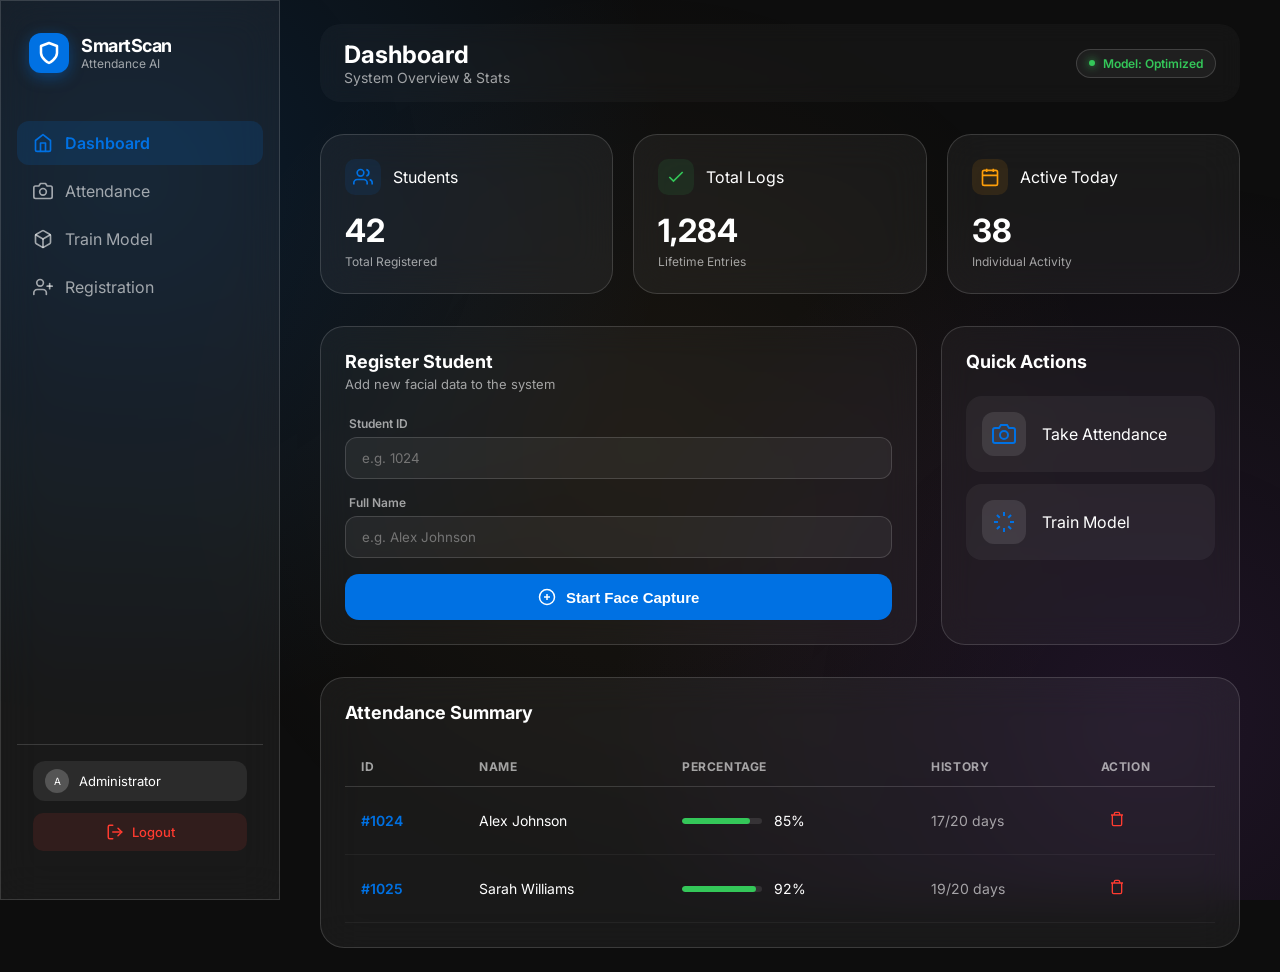
<file: StudentDetails/index/index.html>
<!DOCTYPE html>
<html lang="en">
<head>
    <meta charset="UTF-8">
    <meta name="viewport" content="width=device-width, initial-scale=1.0">
    <title>Smart Attendance | Face Recognition</title>
    <!-- Google Fonts for Apple-like Typography -->
    <link href="https://fonts.googleapis.com/css2?family=Inter:wght@300;400;500;600;700&display=swap" rel="stylesheet">
    <style>
        :root {
            --primary: #0071e3;
            --primary-hover: #0077ed;
            --success: #34c759;
            --warning: #ff9f0a;
            --danger: #ff3b30;
            --bg-dark: #000000;
            --glass-bg: rgba(255, 255, 255, 0.1);
            --glass-border: rgba(255, 255, 255, 0.15);
            --text-main: #ffffff;
            --text-muted: rgba(255, 255, 255, 0.6);
        }

        * {
            margin: 0;
            padding: 0;
            box-sizing: border-box;
        }

        body {
            font-family: 'Inter', -apple-system, BlinkMacSystemFont, sans-serif;
            background-color: #0d0d0d;
            color: var(--text-main);
            min-height: 100vh;
            overflow-x: hidden;
        }

        /* --- Animated Mesh Background --- */
        .background-blobs {
            position: fixed;
            top: 0;
            left: 0;
            width: 100%;
            height: 100%;
            z-index: -1;
            background: radial-gradient(circle at 10% 20%, rgba(0, 113, 227, 0.15) 0%, transparent 40%),
                        radial-gradient(circle at 90% 80%, rgba(131, 58, 180, 0.15) 0%, transparent 40%),
                        radial-gradient(circle at 50% 50%, rgba(252, 176, 69, 0.05) 0%, transparent 60%);
        }

        .glass {
            background: rgba(255, 255, 255, 0.05);
            backdrop-filter: blur(20px);
            -webkit-backdrop-filter: blur(20px);
            border: 1px solid var(--glass-border);
        }

        .glass-light {
            background: rgba(255, 255, 255, 0.03);
            backdrop-filter: blur(10px);
            -webkit-backdrop-filter: blur(10px);
        }

        /* --- Layout Structure --- */
        .app-layout {
            display: flex;
            min-height: 100vh;
        }

        .sidebar {
            width: 280px;
            padding: 32px 16px;
            display: flex;
            flex-direction: column;
            border-right: 1px solid var(--glass-border);
            position: sticky;
            top: 0;
            height: 100vh;
        }

        .sidebar-brand {
            display: flex;
            align-items: center;
            gap: 12px;
            margin-bottom: 48px;
            padding-left: 12px;
        }

        .logo-icon {
            width: 40px;
            height: 40px;
            background: var(--primary);
            border-radius: 12px;
            display: flex;
            align-items: center;
            justify-content: center;
            box-shadow: 0 4px 15px rgba(0, 113, 227, 0.4);
        }

        .sidebar-brand h1 {
            font-size: 18px;
            font-weight: 700;
            letter-spacing: -0.5px;
        }

        .sidebar-brand p {
            font-size: 12px;
            color: var(--text-muted);
        }

        .sidebar-nav {
            flex: 1;
        }

        .nav-item {
            display: flex;
            align-items: center;
            gap: 12px;
            padding: 12px 16px;
            text-decoration: none;
            color: var(--text-muted);
            border-radius: 12px;
            transition: all 0.2s ease;
            margin-bottom: 4px;
        }

        .nav-item:hover {
            background: rgba(255, 255, 255, 0.05);
            color: var(--text-main);
        }

        .nav-item.active {
            background: rgba(0, 113, 227, 0.15);
            color: var(--primary);
            font-weight: 600;
        }

        .sidebar-footer {
            padding: 16px;
            border-top: 1px solid var(--glass-border);
            display: flex;
            flex-direction: column;
            gap: 12px;
        }

        .user-pill {
            background: rgba(255, 255, 255, 0.08);
            padding: 8px 12px;
            border-radius: 12px;
            display: flex;
            align-items: center;
            gap: 10px;
            font-size: 13px;
        }

        .avatar {
            width: 24px;
            height: 24px;
            background: #555;
            border-radius: 50%;
            display: flex;
            align-items: center;
            justify-content: center;
            font-size: 10px;
        }

        .btn-logout {
            display: flex;
            align-items: center;
            justify-content: center;
            gap: 8px;
            padding: 10px;
            background: rgba(255, 59, 48, 0.1);
            color: var(--danger);
            text-decoration: none;
            border-radius: 10px;
            font-size: 13px;
            font-weight: 500;
        }

        /* --- Main Content --- */
        .main-content {
            flex: 1;
            padding: 24px 40px;
            background: transparent;
        }

        .top-nav {
            display: flex;
            justify-content: space-between;
            align-items: center;
            padding: 16px 24px;
            border-radius: 20px;
            margin-bottom: 32px;
        }

        .page-title h2 {
            font-size: 24px;
            font-weight: 700;
        }

        .page-title p {
            font-size: 14px;
            color: var(--text-muted);
        }

        .top-nav-actions {
            display: flex;
            gap: 12px;
        }

        .status-badge {
            padding: 6px 12px;
            border-radius: 20px;
            font-size: 12px;
            font-weight: 600;
            display: flex;
            align-items: center;
            gap: 8px;
            background: rgba(255, 255, 255, 0.05);
            border: 1px solid var(--glass-border);
        }

        .status-badge.ready { color: var(--success); }
        .status-badge.ready .dot { background: var(--success); box-shadow: 0 0 8px var(--success); }
        .status-badge.warning { color: var(--warning); }

        .dot { width: 6px; height: 6px; border-radius: 50%; }

        /* --- Stats Grid --- */
        .stats-grid {
            display: grid;
            grid-template-columns: repeat(3, 1fr);
            gap: 20px;
            margin-bottom: 32px;
        }

        .stat-card {
            padding: 24px;
            border-radius: 24px;
        }

        .stat-header {
            display: flex;
            align-items: center;
            gap: 12px;
            margin-bottom: 16px;
        }

        .icon-box {
            width: 36px;
            height: 36px;
            border-radius: 10px;
            display: flex;
            align-items: center;
            justify-content: center;
        }

        .icon-box.blue { background: rgba(0, 113, 227, 0.1); color: var(--primary); }
        .icon-box.green { background: rgba(52, 199, 89, 0.1); color: var(--success); }
        .icon-box.orange { background: rgba(255, 159, 10, 0.1); color: var(--warning); }

        .stat-card .value {
            font-size: 32px;
            font-weight: 700;
            margin-bottom: 4px;
        }

        .stat-card .trend {
            font-size: 12px;
            color: var(--text-muted);
        }

        /* --- Panels & Forms --- */
        .main-grid {
            display: grid;
            grid-template-columns: 2fr 1fr;
            gap: 24px;
            margin-bottom: 32px;
        }

        .glass-section {
            padding: 24px;
            border-radius: 24px;
            background: rgba(255, 255, 255, 0.04);
            border: 1px solid var(--glass-border);
            backdrop-filter: blur(15px);
            -webkit-backdrop-filter: blur(15px);
        }

        .section-header {
            margin-bottom: 24px;
        }

        .section-header h3 {
            font-size: 18px;
            margin-bottom: 4px;
        }

        .section-header p {
            font-size: 13px;
            color: var(--text-muted);
        }

        .ios-form .input-group {
            margin-bottom: 16px;
        }

        .ios-form label {
            display: block;
            font-size: 12px;
            font-weight: 600;
            color: var(--text-muted);
            margin-bottom: 6px;
            padding-left: 4px;
        }

        .ios-form input {
            width: 100%;
            padding: 12px 16px;
            background: rgba(255, 255, 255, 0.05);
            border: 1px solid var(--glass-border);
            border-radius: 12px;
            color: white;
            font-family: inherit;
            transition: 0.2s;
        }

        .ios-form input:focus {
            outline: none;
            border-color: var(--primary);
            background: rgba(255, 255, 255, 0.08);
        }

        .btn-primary {
            width: 100%;
            padding: 14px;
            background: var(--primary);
            color: white;
            border: none;
            border-radius: 14px;
            font-weight: 600;
            font-size: 15px;
            cursor: pointer;
            display: flex;
            align-items: center;
            justify-content: center;
            gap: 10px;
            transition: 0.3s;
        }

        .btn-primary:hover {
            background: var(--primary-hover);
            transform: translateY(-2px);
            box-shadow: 0 8px 20px rgba(0, 113, 227, 0.3);
        }

        .action-buttons {
            display: flex;
            flex-direction: column;
            gap: 12px;
        }

        .action-btn {
            display: flex;
            align-items: center;
            gap: 16px;
            padding: 16px;
            background: rgba(255, 255, 255, 0.05);
            border-radius: 16px;
            text-decoration: none;
            color: var(--text-main);
            transition: 0.2s;
        }

        .action-btn:hover {
            background: rgba(255, 255, 255, 0.1);
            transform: scale(1.02);
        }

        .action-btn .icon {
            width: 44px;
            height: 44px;
            border-radius: 12px;
            background: rgba(255, 255, 255, 0.1);
            display: flex;
            align-items: center;
            justify-content: center;
            color: var(--primary);
        }

        /* --- Table --- */
        .table-container {
            border-radius: 24px;
            overflow: hidden;
            padding: 24px;
        }

        .table-wrapper {
            width: 100%;
            overflow-x: auto;
        }

        table {
            width: 100%;
            border-collapse: collapse;
        }

        th {
            text-align: left;
            padding: 12px 16px;
            font-size: 12px;
            text-transform: uppercase;
            color: var(--text-muted);
            letter-spacing: 0.05em;
            border-bottom: 1px solid var(--glass-border);
        }

        td {
            padding: 16px;
            border-bottom: 1px solid rgba(255, 255, 255, 0.05);
            font-size: 14px;
        }

        .font-bold { font-weight: 600; color: var(--primary); }
        .muted { color: var(--text-muted); }

        .progress-cell {
            display: flex;
            align-items: center;
            gap: 12px;
        }

        .progress-bar {
            width: 80px;
            height: 6px;
            background: rgba(255, 255, 255, 0.1);
            border-radius: 10px;
            overflow: hidden;
        }

        .progress-bar .fill {
            height: 100%;
            background: var(--success);
            border-radius: 10px;
        }

        .btn-icon-danger {
            padding: 8px;
            background: transparent;
            border: none;
            color: var(--danger);
            cursor: pointer;
            border-radius: 8px;
            transition: 0.2s;
        }

        /* --- Animations --- */
        .animate-up {
            opacity: 0;
            transform: translateY(20px);
            animation: slideUp 0.6s cubic-bezier(0.2, 0.8, 0.2, 1) forwards;
            animation-delay: var(--delay);
        }

        @keyframes slideUp {
            to {
                opacity: 1;
                transform: translateY(0);
            }
        }

        @media (max-width: 1024px) {
            .sidebar { width: 80px; padding: 24px 8px; }
            .sidebar-brand div, .nav-item span, .user-pill span, .btn-logout span { display: none; }
            .main-grid { grid-template-columns: 1fr; }
            .stats-grid { grid-template-columns: 1fr 1fr; }
        }
    </style>
</head>
<body>
    <div class="background-blobs"></div>

    <!-- 
      Yahan logic hidden hai preview ke liye. 
      Actual implementation mein {% if session.get('admin') %} use hoga.
    -->
    <div class="app-layout">
        <aside class="sidebar glass">
            <div class="sidebar-brand">
                <div class="logo-icon">
                    <svg width="24" height="24" viewBox="0 0 24 24" fill="none" stroke="currentColor" stroke-width="2.5" stroke-linecap="round" stroke-linejoin="round"><path d="M12 22s8-4 8-10V5l-8-3-8 3v7c0 6 8 10 8 10z"/></svg>
                </div>
                <div>
                    <h1>SmartScan</h1>
                    <p>Attendance AI</p>
                </div>
            </div>

            <nav class="sidebar-nav">
                <a href="#" class="nav-item active">
                    <svg width="20" height="20" viewBox="0 0 24 24" fill="none" stroke="currentColor" stroke-width="2" stroke-linecap="round" stroke-linejoin="round"><path d="M3 9l9-7 9 7v11a2 2 0 0 1-2 2H5a2 2 0 0 1-2-2z"/><polyline points="9 22 9 12 15 12 15 22"/></svg>
                    <span>Dashboard</span>
                </a>
                <a href="#" class="nav-item">
                    <svg width="20" height="20" viewBox="0 0 24 24" fill="none" stroke="currentColor" stroke-width="2" stroke-linecap="round" stroke-linejoin="round"><path d="M23 19a2 2 0 0 1-2 2H3a2 2 0 0 1-2-2V8a2 2 0 0 1 2-2h4l2-3h6l2 3h4a2 2 0 0 1 2 2z"/><circle cx="12" cy="13" r="4"/></svg>
                    <span>Attendance</span>
                </a>
                <a href="#" class="nav-item">
                    <svg width="20" height="20" viewBox="0 0 24 24" fill="none" stroke="currentColor" stroke-width="2" stroke-linecap="round" stroke-linejoin="round"><path d="M21 16V8a2 2 0 0 0-1-1.73l-7-4a2 2 0 0 0-2 0l-7 4A2 2 0 0 0 3 8v8a2 2 0 0 0 1 1.73l7 4a2 2 0 0 0 2 0l7-4A2 2 0 0 0 21 16z"/><polyline points="3.27 6.96 12 12.01 20.73 6.96"/><line x1="12" y1="22.08" x2="12" y2="12"/></svg>
                    <span>Train Model</span>
                </a>
                <a href="#" class="nav-item">
                    <svg width="20" height="20" viewBox="0 0 24 24" fill="none" stroke="currentColor" stroke-width="2" stroke-linecap="round" stroke-linejoin="round"><path d="M16 21v-2a4 4 0 0 0-4-4H5a4 4 0 0 0-4 4v2"/><circle cx="8.5" cy="7" r="4"/><line x1="20" y1="8" x2="20" y2="14"/><line x1="23" y1="11" x2="17" y2="11"/></svg>
                    <span>Registration</span>
                </a>
            </nav>

            <div class="sidebar-footer">
                <div class="user-pill glass-dark">
                    <div class="avatar">A</div>
                    <span>Administrator</span>
                </div>
                <a href="#" class="btn-logout">
                    <svg width="18" height="18" viewBox="0 0 24 24" fill="none" stroke="currentColor" stroke-width="2" stroke-linecap="round" stroke-linejoin="round"><path d="M9 21H5a2 2 0 0 1-2-2V5a2 2 0 0 1 2-2h4"/><polyline points="16 17 21 12 16 7"/><line x1="21" y1="12" x2="9" y2="12"/></svg>
                    <span>Logout</span>
                </a>
            </div>
        </aside>

        <main class="main-content">
            <header class="top-nav glass-light">
                <div class="page-title">
                    <h2>Dashboard</h2>
                    <p>System Overview & Stats</p>
                </div>
                <div class="top-nav-actions">
                    <div class="status-badge ready">
                        <div class="dot"></div>
                        Model: Optimized
                    </div>
                </div>
            </header>

            <div class="content-body">
                <div class="stats-grid">
                    <div class="stat-card glass animate-up" style="--delay: 0.1s">
                        <div class="stat-header">
                            <div class="icon-box blue"><svg width="20" height="20" viewBox="0 0 24 24" fill="none" stroke="currentColor" stroke-width="2"><path d="M17 21v-2a4 4 0 0 0-4-4H5a4 4 0 0 0-4 4v2"/><circle cx="9" cy="7" r="4"/><path d="M23 21v-2a4 4 0 0 0-3-3.87"/><path d="M16 3.13a4 4 0 0 1 0 7.75"/></svg></div>
                            <span class="label">Students</span>
                        </div>
                        <div class="value">42</div>
                        <div class="trend">Total Registered</div>
                    </div>
                    <div class="stat-card glass animate-up" style="--delay: 0.2s">
                        <div class="stat-header">
                            <div class="icon-box green"><svg width="20" height="20" viewBox="0 0 24 24" fill="none" stroke="currentColor" stroke-width="2"><polyline points="20 6 9 17 4 12"/></svg></div>
                            <span class="label">Total Logs</span>
                        </div>
                        <div class="value">1,284</div>
                        <div class="trend">Lifetime Entries</div>
                    </div>
                    <div class="stat-card glass animate-up" style="--delay: 0.3s">
                        <div class="stat-header">
                            <div class="icon-box orange"><svg width="20" height="20" viewBox="0 0 24 24" fill="none" stroke="currentColor" stroke-width="2"><rect x="3" y="4" width="18" height="18" rx="2"/><path d="M16 2v4M8 2v4M3 10h18"/></svg></div>
                            <span class="label">Active Today</span>
                        </div>
                        <div class="value">38</div>
                        <div class="trend">Individual Activity</div>
                    </div>
                </div>

                <div class="main-grid">
                    <div class="glass-section panel animate-up" style="--delay: 0.4s">
                        <div class="section-header">
                            <h3>Register Student</h3>
                            <p>Add new facial data to the system</p>
                        </div>
                        <form class="ios-form">
                            <div class="input-group">
                                <label>Student ID</label>
                                <input type="text" placeholder="e.g. 1024">
                            </div>
                            <div class="input-group">
                                <label>Full Name</label>
                                <input type="text" placeholder="e.g. Alex Johnson">
                            </div>
                            <button type="button" class="btn-primary">
                                <svg width="18" height="18" viewBox="0 0 24 24" fill="none" stroke="currentColor" stroke-width="2"><circle cx="12" cy="12" r="10"/><line x1="12" y1="8" x2="12" y2="16"/><line x1="8" y1="12" x2="16" y2="12"/></svg>
                                Start Face Capture
                            </button>
                        </form>
                    </div>

                    <div class="glass-section panel animate-up" style="--delay: 0.5s">
                        <div class="section-header">
                            <h3>Quick Actions</h3>
                        </div>
                        <div class="action-buttons">
                            <a href="#" class="action-btn">
                                <div class="icon"><svg width="24" height="24" viewBox="0 0 24 24" fill="none" stroke="currentColor" stroke-width="2"><path d="M23 19a2 2 0 0 1-2 2H3a2 2 0 0 1-2-2V8a2 2 0 0 1 2-2h4l2-3h6l2 3h4a2 2 0 0 1 2 2z"/><circle cx="12" cy="13" r="4"/></svg></div>
                                <span>Take Attendance</span>
                            </a>
                            <a href="#" class="action-btn">
                                <div class="icon"><svg width="24" height="24" viewBox="0 0 24 24" fill="none" stroke="currentColor" stroke-width="2"><path d="M12 2v4M12 18v4M4.93 4.93l2.83 2.83M16.24 16.24l2.83 2.83M2 12h4M18 12h4M4.93 19.07l2.83-2.83M16.24 7.76l2.83-2.83"/></svg></div>
                                <span>Train Model</span>
                            </a>
                        </div>
                    </div>
                </div>

                <div class="table-container glass animate-up" style="--delay: 0.6s">
                    <div class="section-header">
                        <h3>Attendance Summary</h3>
                    </div>
                    <div class="table-wrapper">
                        <table>
                            <thead>
                                <tr>
                                    <th>ID</th>
                                    <th>Name</th>
                                    <th>Percentage</th>
                                    <th>History</th>
                                    <th>Action</th>
                                </tr>
                            </thead>
                            <tbody>
                                <!-- Mock Rows -->
                                <tr>
                                    <td class="font-bold">#1024</td>
                                    <td>Alex Johnson</td>
                                    <td>
                                        <div class="progress-cell">
                                            <div class="progress-bar"><div class="fill" style="width: 85%"></div></div>
                                            <span>85%</span>
                                        </div>
                                    </td>
                                    <td class="muted">17/20 days</td>
                                    <td><button class="btn-icon-danger"><svg width="16" height="16" viewBox="0 0 24 24" fill="none" stroke="currentColor" stroke-width="2"><polyline points="3 6 5 6 21 6"/><path d="M19 6v14a2 2 0 0 1-2 2H7a2 2 0 0 1-2-2V6m3 0V4a2 2 0 0 1 2-2h4a2 2 0 0 1 2 2v2"/></svg></button></td>
                                </tr>
                                <tr>
                                    <td class="font-bold">#1025</td>
                                    <td>Sarah Williams</td>
                                    <td>
                                        <div class="progress-cell">
                                            <div class="progress-bar"><div class="fill" style="width: 92%; background: var(--success);"></div></div>
                                            <span>92%</span>
                                        </div>
                                    </td>
                                    <td class="muted">19/20 days</td>
                                    <td><button class="btn-icon-danger"><svg width="16" height="16" viewBox="0 0 24 24" fill="none" stroke="currentColor" stroke-width="2"><polyline points="3 6 5 6 21 6"/><path d="M19 6v14a2 2 0 0 1-2 2H7a2 2 0 0 1-2-2V6m3 0V4a2 2 0 0 1 2-2h4a2 2 0 0 1 2 2v2"/></svg></button></td>
                                </tr>
                            </tbody>
                        </table>
                    </div>
                </div>
            </div>
        </main>
    </div>
</body>
</html>
</file>
